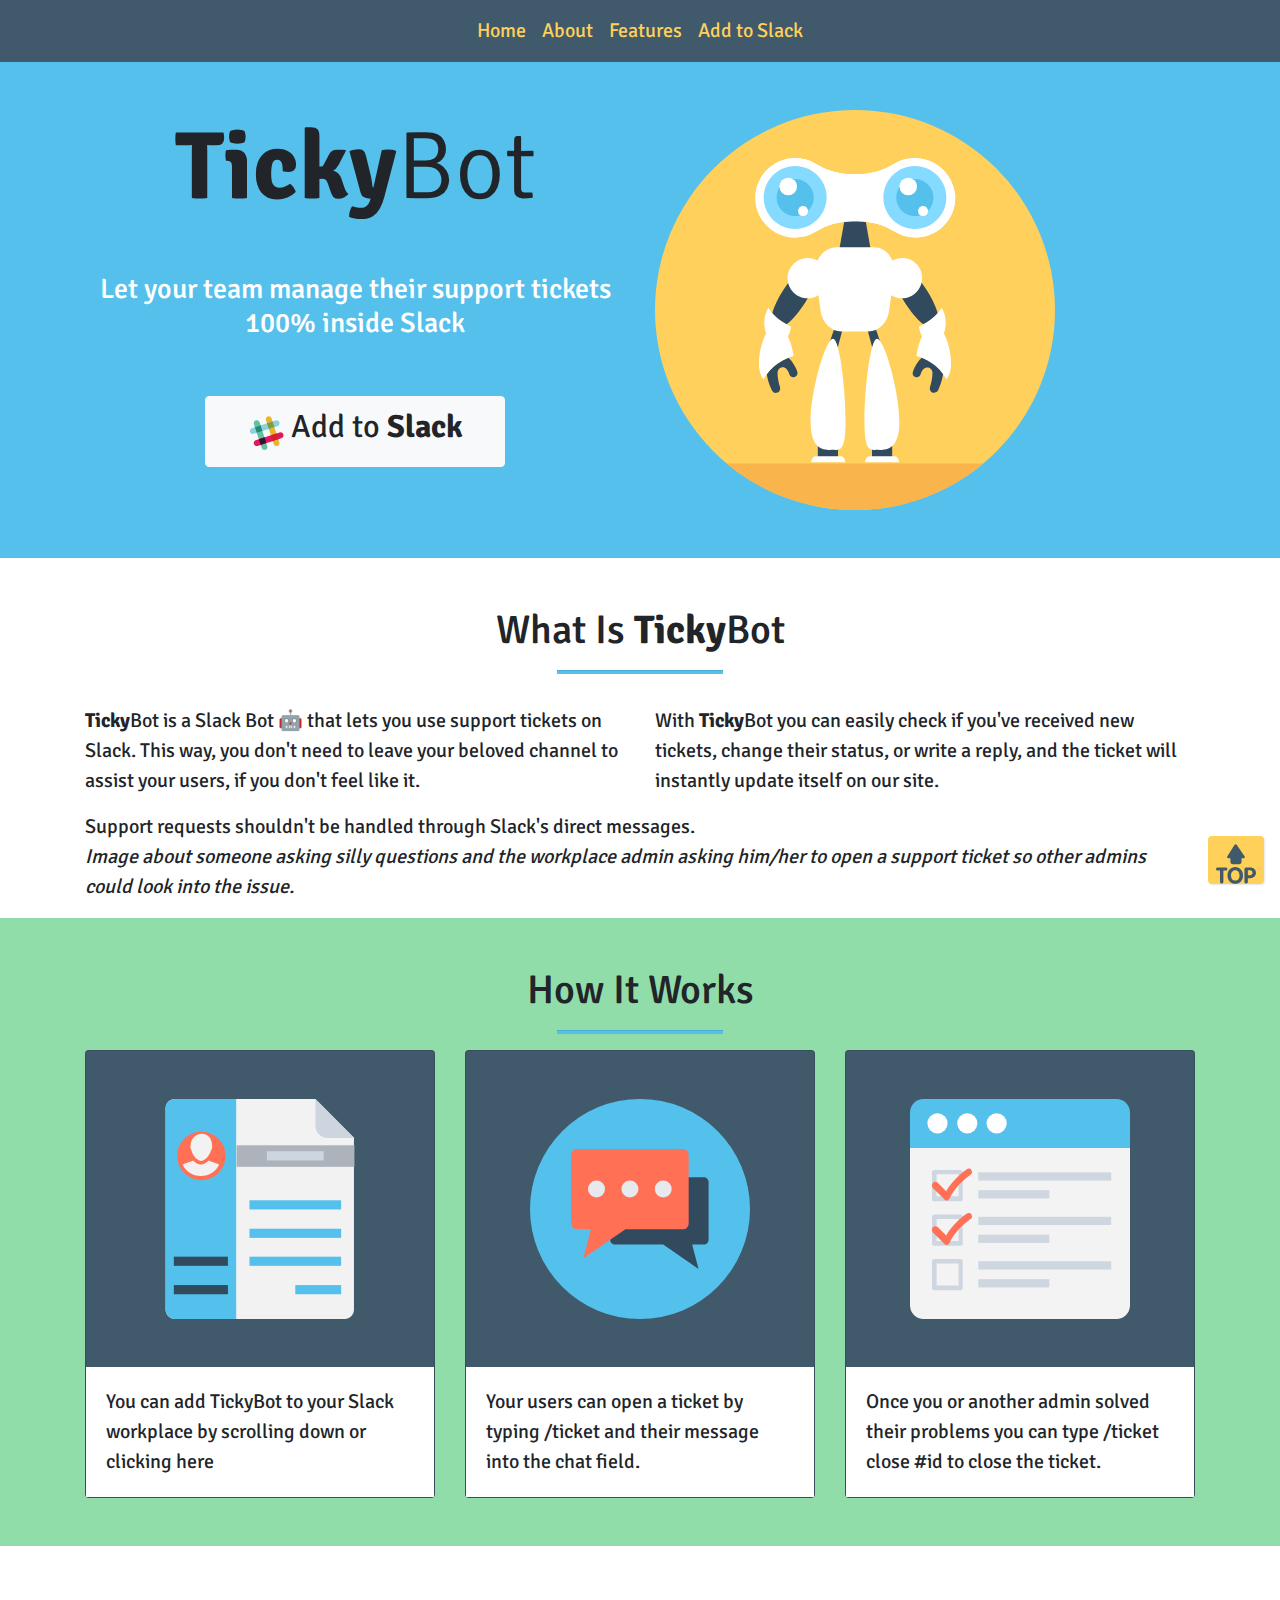
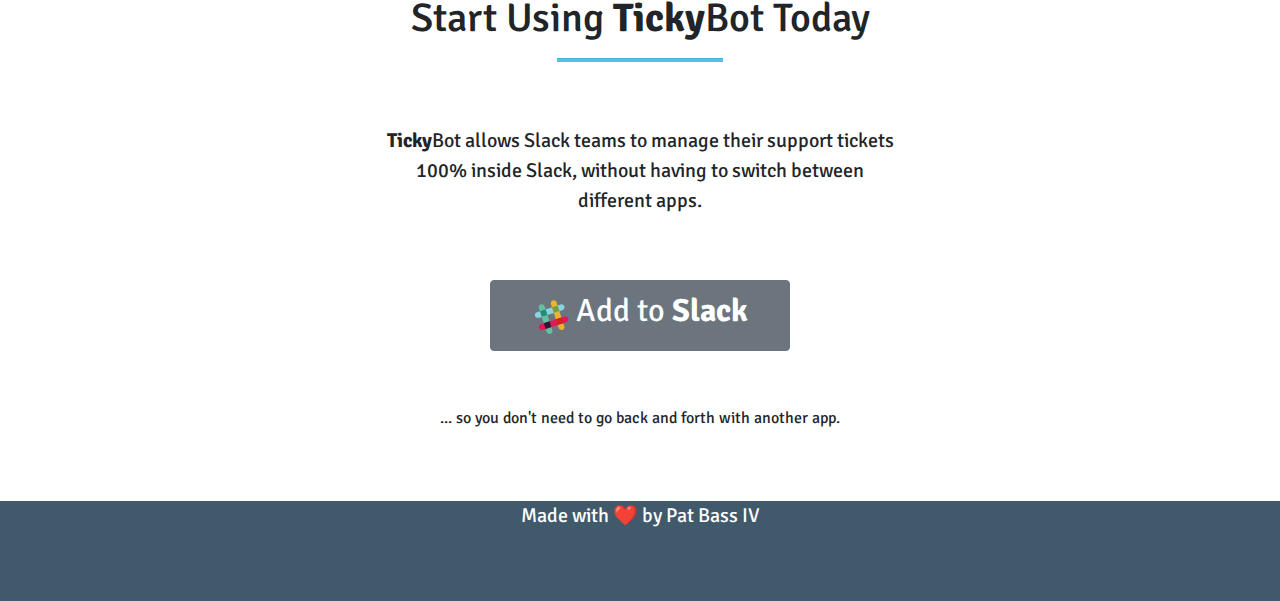
<file: index.html>
<!doctype html>
<html lang="en">
  <head>
    <!-- Required meta tags -->
    <meta charset="utf-8">
    <meta name="viewport" content="width=device-width, initial-scale=1, shrink-to-fit=no">
<!-- Font -->
<link href="https://fonts.googleapis.com/css?family=Signika:300,700" rel="stylesheet">

<!-- Custom CSS -->
<link rel="stylesheet" type="Text/css" href="custom.css">

    <!-- Bootstrap CSS -->
    <link rel="stylesheet" href="https://stackpath.bootstrapcdn.com/bootstrap/4.3.1/css/bootstrap.min.css" integrity="sha384-ggOyR0iXCbMQv3Xipma34MD+dH/1fQ784/j6cY/iJTQUOhcWr7x9JvoRxT2MZw1T" crossorigin="anonymous">
    

    <title>TickyBot</title>
  </head>
  <body>
<!-- 	  NAVBAR -->

<nav class="navbar navbar-expand-sm" style="background-color:#40596B">
  
  <button class="navbar-toggler custom-toggler" type="button" data-toggle="collapse" data-target="#navbarNavAltMarkup" aria-controls="navbarNavAltMarkup" aria-expanded="false" aria-label="Toggle navigation">
    <span class="navbar-toggler-icon"></span>
  </button>
  <div class="collapse navbar-collapse justify-content-center" id="navbarNavAltMarkup">
    <div class="navbar-nav">
      <a class="nav-item nav-link active" href="#">Home <span class="sr-only">(current)</span></a>
      <a class="nav-item nav-link" href="#">About</a>
      <a class="nav-item nav-link" href="#howitworks">Features</a>
      <a class="nav-item nav-link" href="#">Add to Slack</a>
      
    </div>
  </div>
</nav>


<!--   Hero -->
<section id="hero">
	<div class="container">
		<div class="row">
		<div class="col-md-6 text-center my-5">
			<h1 class="display-1 font-weight-bolder elementToFadeIn">Ticky<span class="display-1">Bot</span></h1>
			<h3 class="display-5 heroh2 mt-5 elementToFadeIn">Let your team manage their support tickets 100% inside Slack</h3>
			
			
		
		
		
		
		<a class="btn btn-light mt-5" style="height: 71px; width: 300px" href="https://chingu-prework.slack.com/oauth/<div>562258961445.0b8feb7b5ede1d2b9a44e6c28d4fe92f599e465805b7218836fc0be4b300533d">
	 <img src="images/slack.svg" width="40" height="40">
	 <span class="my-3" id=btnfont>Add to <strong>Slack</strong></span></a>	
		
		
	
				
	
	
			
	

			
		</div>
		<div class="col-md-6 my-5">
			<svg version="1.1" xmlns="http://www.w3.org/2000/svg" xmlns:xlink="http://www.w3.org/1999/xlink" x="0px" y="0px" viewBox="0 0 508 508" width="400px" height="400px">
            <circle style="fill:#FFD05B;" cx="254" cy="254" r="254"></circle>
            <path style="fill:#F9B54C;" d="M90.8,448.8C134.8,486,191.6,508,254,508s118.8-22.4,163.2-59.2H90.8z"></path>
            <g>
              <polygon style="fill:#324A5E;" points="241.2,136.8 234,177.6 274,177.6 266.8,136.8"></polygon>
              <polygon style="fill:#324A5E;" points="288,300.4 276,302 268,272 278,270.8"></polygon>
              <polygon style="fill:#324A5E;" points="220,300.4 232,302 240,272 230,270.8"></polygon>
              <rect x="275.6" y="422.4" style="fill:#324A5E;" width="25.6" height="18.4"></rect>
            </g>
            <path style="fill:#FFFFFF;" d="M310,447.2c-0.4-4.4-2.8-7.6-5.6-7.6h-32c-2.8,0-5.2,3.2-5.6,7.6H310z"></path>
            <rect x="206.8" y="422.4" style="fill:#324A5E;" width="25.6" height="18.4"></rect>
            <g>
              <path style="fill:#FFFFFF;" d="M241.6,447.2c-0.4-4.4-2.8-7.6-5.6-7.6h-32c-2.8,0-5.2,3.2-5.6,7.6H241.6z"></path>
              <path style="fill:#FFFFFF;" d="M197.6,395.2c0,39.2,19.6,36.4,28.4,36.4c8.8,0,16,2.8,16-36.4s-7.2-104.8-16-104.8
              C216.8,290.4,197.6,356.4,197.6,395.2z"></path>
              <path style="fill:#FFFFFF;" d="M310.4,395.2c0,39.2-19.6,36.4-28.4,36.4s-16,2.8-16-36.4s7.2-104.8,16-104.8
              C291.2,290.4,310.4,356.4,310.4,395.2z"></path>
            </g>
            <g class="head">
              <path id="SVGCleanerId_0" style="fill:#FFFFFF;" d="M333.6,61.2c-10.8-0.8-21.2,2-29.6,7.2c-14,8.4-29.6,13.2-45.6,13.2h-8.8
                c-16,0-32-4.8-45.6-13.2c-8.4-5.2-18.8-8-29.6-7.2c-24.8,1.6-45.2,22-46.8,46.8c-2,29.2,21.2,54,50.4,54c9.6,0,18.8-2.8,26.4-7.6
                c14-8.8,30.4-13.2,46.8-13.2h6.4c16.4,0,32.8,4.4,46.8,13.2c7.6,4.8,16.8,7.6,26.4,7.6c29.2,0,52.4-24.4,50.4-54
                C378.8,82.8,358.4,62.8,333.6,61.2z"></path>
              <path id="SVGCleanerId_0_1_" style="fill:#FFFFFF;" d="M333.6,61.2c-10.8-0.8-21.2,2-29.6,7.2c-14,8.4-29.6,13.2-45.6,13.2h-8.8
                c-16,0-32-4.8-45.6-13.2c-8.4-5.2-18.8-8-29.6-7.2c-24.8,1.6-45.2,22-46.8,46.8c-2,29.2,21.2,54,50.4,54c9.6,0,18.8-2.8,26.4-7.6
                c14-8.8,30.4-13.2,46.8-13.2h6.4c16.4,0,32.8,4.4,46.8,13.2c7.6,4.8,16.8,7.6,26.4,7.6c29.2,0,52.4-24.4,50.4-54
                C378.8,82.8,358.4,62.8,333.6,61.2z"></path>
              <g>
                <path style="fill:#84DBFF;" d="M330,151.2c-22,0-40-18-40-40s18-40,40-40s40,18,40,40S352,151.2,330,151.2z"></path>
                <path style="fill:#84DBFF;" d="M178,151.2c-22,0-40-18-40-40s18-40,40-40s40,18,40,40C217.6,133.2,199.6,151.2,178,151.2z"></path>
              </g>
              <path style="fill:#54C0EB;" d="M330,134.8c-12.8,0-23.6-10.4-23.6-23.6s10.4-23.6,23.6-23.6c12.8,0,23.6,10.4,23.6,23.6
              S343.2,134.8,330,134.8z"></path>
              <g>
                <circle style="fill:#FFFFFF;" cx="321.6" cy="97.2" r="11.2"></circle>
                <circle style="fill:#FFFFFF;" cx="340.4" cy="128.4" r="6.4"></circle>
              </g>
              <path style="fill:#54C0EB;" d="M178,134.8c-12.8,0-23.6-10.4-23.6-23.6s10.4-23.6,23.6-23.6c12.8,0,23.6,10.4,23.6,23.6
              S190.8,134.8,178,134.8z"></path>
              <g>
                <circle style="fill:#FFFFFF;" cx="169.2" cy="97.2" r="11.2"></circle>
                <circle style="fill:#FFFFFF;" cx="188" cy="128.4" r="6.4"></circle>
              </g>
            </g>
            <g>
              <path style="fill:#324A5E;" d="M305.2,220.4c2.8,7.6,7.2,16.4,12.8,25.2c14.8,22.8,32.8,37.2,40,32.4s1.2-27.2-13.2-49.6
              c-5.6-8.8-12-16.4-17.6-22L305.2,220.4z"></path>
              <path style="fill:#324A5E;" d="M364.8,312.4c0,0,6.8,17.6-5.2,43.6c-0.8,2-3.2,3.2-5.6,3.2l0,0c-3.6-0.4-5.6-4-4.8-7.2
              c1.6-4.8,3.2-12,3.2-18.4c0-6-7.6-8.8-11.6-4.4c-1.6,1.6-2.8,4-3.6,6.8c-0.8,2.8-4,4-6.4,3.2l0,0c-2.8-0.8-4.4-4-3.2-6.8
              C331.6,321.6,342.8,300.4,364.8,312.4z"></path>
            </g>
            <path style="fill:#FFFFFF;" d="M376,321.6c0,9.6-2.4,16.4-6,20.4c-9.6-18.8-27.6-26.4-38-29.6c1.2-8.8,3.6-18,7.2-24.8 c-2-3.6-3.2-7.6-4-12.4c17.6-8.8,25.2-17.6,28.8-24c3.2,4.8,5.2,11.6,5.2,18.8c0,5.2-0.8,10-2.4,14C372.4,293.6,376,309.2,376,321.6 z"></path>
            <g>
              <path style="fill:#324A5E;" d="M202.8,220.4c-2.8,7.6-7.2,16.4-12.8,25.2c-14.8,22.8-32.8,37.2-40,32.4s-1.2-27.2,13.2-49.6
              c5.6-8.8,12-16.4,17.6-22L202.8,220.4z"></path>
              <path style="fill:#324A5E;" d="M177.2,339.2c-2.8,0.8-5.6-0.4-6.4-3.2c-0.8-2.8-2.4-5.2-3.6-6.8c-4-4.8-11.2-2-11.6,4.4
              c0,6.4,1.6,13.6,3.2,18.4c0,0.4,1.6,6-4.8,7.2c-2.4,0.4-4.4-0.8-5.6-3.2c-3.6-7.6-5.6-14.8-6.4-20.4c8-10.8,18.8-17.2,27.6-20.8
              c5.6,5.2,9.2,12.4,11.2,17.6C180.8,332.8,182,337.6,177.2,339.2z"></path>
            </g>
            <g>
              <path style="fill:#FFFFFF;" d="M132,321.6c0,9.6,2.4,16.4,6,20.4c9.6-18.8,27.6-26.4,38-29.6c-1.2-8.8-3.6-18-7.2-24.8
              c2-3.6,3.2-7.6,4-12.4c-17.6-8.8-25.2-17.6-28.8-24c-3.2,4.8-5.2,11.6-5.2,18.8c0,5.2,0.8,10,2.4,14
              C135.6,293.6,132,309.2,132,321.6z"></path>
              <path style="fill:#FFFFFF;" d="M314,188c-4.4,0-8.8,1.2-12.4,3.2c-4.4-10-13.2-16.8-24-16.8h-47.2c-10.8,0-19.6,7.2-24,16.8
              c-3.6-2-8-3.2-12.4-3.2c-14,0-25.6,11.6-25.6,25.6s11.6,25.6,25.6,25.6c5.2,0,9.6-1.6,13.6-4l2.8,20.4c2,14.8,13.2,25.6,26.4,25.6
              h34c13.2,0,24.4-10.8,26.4-25.6l2.8-20.4c4,2.4,8.8,4,13.6,4c14,0,25.6-11.6,25.6-25.6C339.6,199.2,328,188,314,188z"></path>
            </g>
          </svg>
		</div>
		</div>
	</div>
	
</section>

<!-- What is TickyBot -->
<section id="whatistickybot">
	<div class="container">
		<div class="row">
			<div class="col-md-12 display-4 text-center mt-5">
				<h1>What Is <strong>Ticky</strong>Bot</h1>
				<hr class="hr-1">
			</div>
			<div class="col-md-6 mt-3"><p><strong>Ticky</strong>Bot is a Slack Bot 🤖 that lets you use support tickets on Slack. This way, you don't need to leave your beloved channel to assist your users, if you don't feel like it.</h5></div>
			<div class="col-md-6 mt-3"><p>With <strong>Ticky</strong>Bot you can easily check if you've received new tickets, change their status, or write a reply, and the ticket will instantly update itself on our site.</p></div>
			<div class="col my-6 "><p>Support requests shouldn't be handled through Slack's direct messages.<br> 
<em>Image about someone asking silly questions and the workplace admin asking him/her to open a support ticket so other admins could look into the issue.</em></p></div>
		</div>
	</div>
</section>




<!-- How It Works -->
<section id="howitworks">
	<div class="container">
		<div class="row">
			<div class="col-md-12 display-4 text-center mt-5">
				<h1>How It Works</h1>
					<hr class="hr-1">
			</div>
		</div>
	
	
	
	<div class="card-deck">
				
			<div class="card col-sm-4 p-0  mb-5 elementToFadeIn" style="background-color:#40596B">
				<img src="images/HIW-3.svg" class="card-img-top my-5 px-3" alt="..." width="220" height="220">
					<div class="card-body" style="background-color: white">
						<p class="card-text">You can add TickyBot to your Slack workplace by scrolling down or clicking here</p>
    
  					</div>
			</div>				
				
			<div class="card col-sm-4 p-0 mb-5 elementToFadeIn" style="background-color:#40596B">
				<img src="images/HIW-1.svg" class="card-img-top my-5 px-3" alt="..." width="220" height="220">
					<div class="card-body" style="background-color: white">
						<p class="card-text">Your users can open a ticket by typing /ticket and their message into the chat field.</p>
    
  					</div>
			</div>	
				
			<div class="card col-sm-4 p-0 mb-5 elementToFadeIn" style="background-color:#40596B">
				<img src="images/HIW-2.svg" class="card-img-top my-5 px-3" alt="..." width="220" height="220">
					<div class="card-body" style="background-color: white">
						<p class="card-text">Once you or another admin solved their problems you can type /ticket close #id to close the ticket.</p>
    
  					</div>
			</div>		
				
				
				
		
	</div>
	

</section>

<!-- Start Using TickyBot -->
<section id="startusingtickybot">
	<div class="container">
		<div class="row">
			<div class="col-md-12 display-4 text-center mt-5">
				<h1>Start Using <strong>Ticky</strong>Bot Today</h1>
				<hr class="hr-1">
			</div>
		</div>
	
	<div class="container my-5">
		<div class="row">
			<div class="col"></div>							
				<div class="col-md-6 text-center"> <p><strong>Ticky</strong>Bot allows Slack teams to manage their support tickets 100% inside Slack, without having to switch between different apps.</p>
				</div>
			<div class="col"></div>
		</div>
	</div>
	
	<div>
		
		<div class="container my-5">
		<div class="row">
		
		
		<div class="col"></div>	
		<a class="btn btn-secondary" style="height: 71px; width: 300px" href="https://chingu-prework.slack.com/oauth/562258961445.0b8feb7b5ede1d2b9a44e6c28d4fe92f599e465805b7218836fc0be4b300533d">
	 <img src="images/slack.svg" width="40" height="40">
	 <span class="my-3" id=btnfont>Add to <strong>Slack</strong></span></a>			
		
		<div class="col"></div>	
			</div>
	</div>
		<div class="col text-center btn mb-5">		
	<p>... so you don't need to go back and forth with another app.</p>
		</div>
			
		</div>
	</div>
</section>


<!-- Footer -->

<section id="footer-1">
<footer class="footer">
	<div class="container text-center"> 
		
		<p>Made with  ❤️ by Pat Bass IV</p>
	</div>	
	
<div class="toTop elementToFadeIn">
  <a href="#"><img src=images/top.svg width="40" height="40"></a>
</div>
</footer>
</section>

<!--
<div class="toTop">
  <a href="#"><img src=images/top.svg width="40" height="40"></a>
</div>
-->
    <!-- Optional JavaScript -->
    <!-- jQuery first, then Popper.js, then Bootstrap JS -->
    <script src="https://code.jquery.com/jquery-3.3.1.slim.min.js" integrity="sha384-q8i/X+965DzO0rT7abK41JStQIAqVgRVzpbzo5smXKp4YfRvH+8abtTE1Pi6jizo" crossorigin="anonymous"></script>
    <script src="https://cdnjs.cloudflare.com/ajax/libs/popper.js/1.14.7/umd/popper.min.js" integrity="sha384-UO2eT0CpHqdSJQ6hJty5KVphtPhzWj9WO1clHTMGa3JDZwrnQq4sF86dIHNDz0W1" crossorigin="anonymous"></script>
    <script src="https://stackpath.bootstrapcdn.com/bootstrap/4.3.1/js/bootstrap.min.js" integrity="sha384-JjSmVgyd0p3pXB1rRibZUAYoIIy6OrQ6VrjIEaFf/nJGzIxFDsf4x0xIM+B07jRM" crossorigin="anonymous"></script>
  </body>
</html>
</file>
<file: custom.css>
body {
	font-family: 'Signika', sans-serif !important;
}

b, strong {
    font-weight: inherit;
    font-weight: bolder
}

#whatistickybot {
	font-size: 1.5rem;
}

nav {
	font-size: 1.25rem;
	
}

.nav-link {
	color: #FFD05A;
}

.nav-link:hover {
	color: white;
	
}

.custom-toggler.navbar-toggler {
    border-color: rgb(255,208,90);
}
.custom-toggler .navbar-toggler-icon {
  background-image: url("data:image/svg+xml;charset=utf8,%3Csvg viewBox='0 0 32 32' xmlns='http://www.w3.org/2000/svg'%3E%3Cpath stroke='rgba(255,208,90, 0.7)' stroke-width='2' stroke-linecap='round' stroke-miterlimit='10' d='M4 8h24M4 16h24M4 24h24'/%3E%3C/svg%3E");
}

#hero {
	background-color:#55C0EC;
	}
	.heroh2 {
		color: white;
	}
	
#howitworks {
	background-color:#90DDAA;
	 }
	
	

hr {
		border: 0;
		width: 15%;
		
		
	}
	
.hr-1 {
	color: #54C0EC;
background-color: #54C0EC;
height: 3px;
}

/*
.card {
	width: 312px;
	height: 490px;
}
*/

.card-body {
	background-color: #fafafa;
    padding: 1rem;
    width: 100%;
}

.container {
	font-size: 1.25rem;
}

#btnfont {
	font-size: 2rem;
}

.btn:focus img, .btn:hover img {
    -webkit-transform: scale(1.5) rotate(18deg);
    transform: scale(1.5) rotate(18deg)
    }
    
.footer {
	width: 100%;
	background-color:#40596B; 
	height: 100px; 
	color: white;
	vertical-align: middle;
}    

.elementToFadeIn {
    
    -webkit-animation: fadein 6s;
    animation: fadein 6s;
}

@keyframes fadein {
    from { opacity: 0; }
    to   { opacity: 1; }
}

/* Firefox < 16 */
@-moz-keyframes fadein {
    from { opacity: 0; }
    to   { opacity: 1; }
}

/* Safari, Chrome and Opera > 12.1 */
@-webkit-keyframes fadein {
    from { opacity: 0; }
    to   { opacity: 1; }
}

h5 {
	color: aqua;
}

.toTop {
	background-color: #ffd05a;
	border: 0;
    border-radius: 4px;
    bottom: 1rem;
    box-shadow: 1px 1px 2px rgba(0, 0, 0, .1);
    cursor: pointer;
    overflow: hidden;
    padding: .5rem .5rem 0;
    position: fixed;
    right: 1rem;
    z-index: 99
}
</file>
